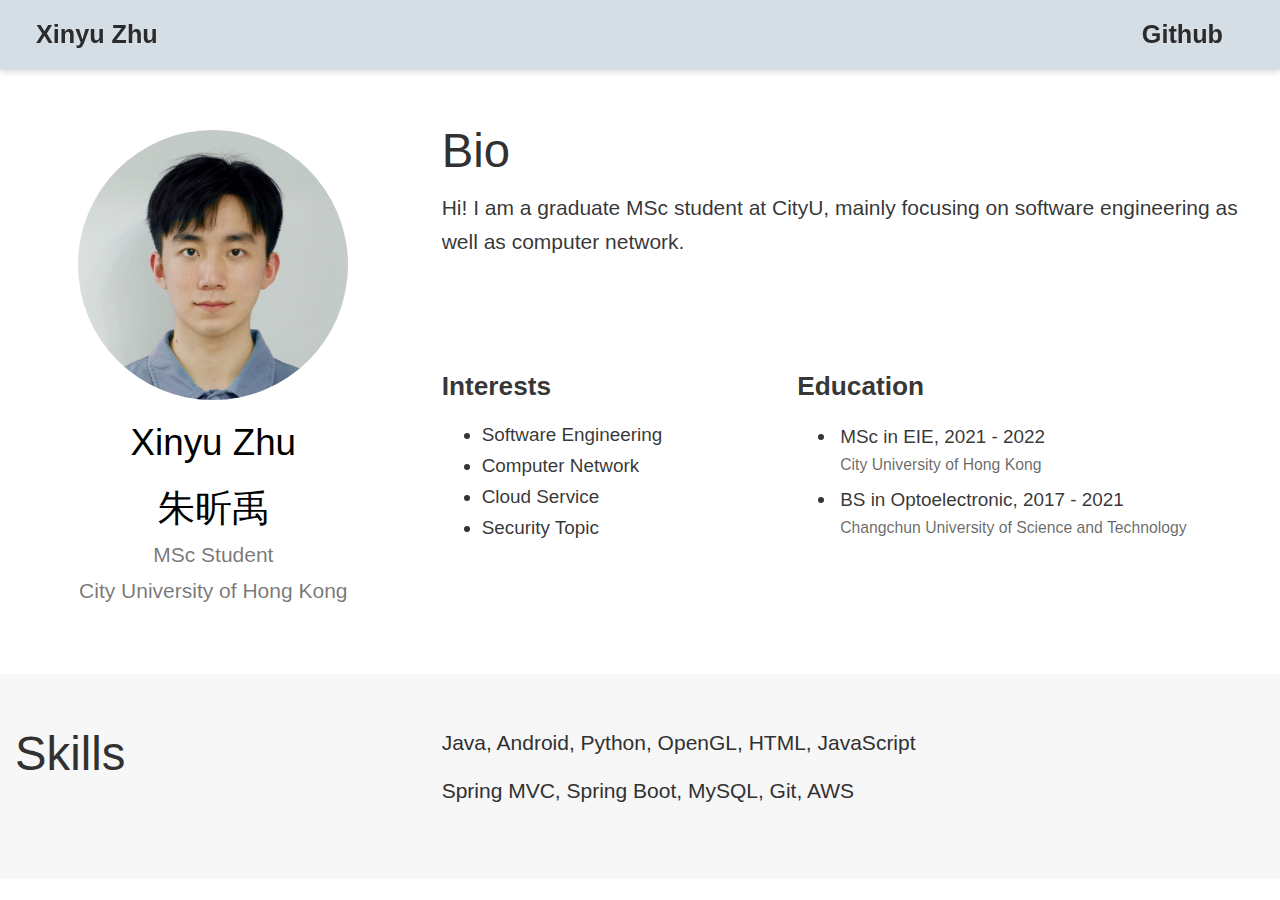
<file: src/main/webapp/index.html>
<!DOCTYPE html>

<html lang="en-us">
<head>
    <meta http-equiv="Content-Type" content="text/html; charset=UTF-8">
    <link rel="stylesheet" href="resources/files/style.css">
    <link rel="icon" type="image/x-icon" href="resources/files/cityulogo.svg" />
    <title>Xinyu's Profile</title>
    <style>
        .skills {
            margin: 10px 0;
        }
    </style>
</head>


<body id="top" data-spy="scroll" data-offset="70" data-target="#navbar-main" class="page-wrapper">
<div class="page-header">
    <nav class="navbar navbar-expand-lg navbar-light compensate-for-scrollbar" id="navbar-main"
         style="background-color: #d6dee5">
        <div class="container-xl">
            <div class="d-none d-lg-inline-flex">
                <a class="navbar-brand" href="">Xinyu Zhu</a>
            </div>
            <div style="float: right">
                <a class="navbar-brand" href="https://github.com/xinyuzz" target="_blank">Github</a>
            </div>
        </div>
    </nav>

</div>

<div class="page-body">
    <span class="js-widget-page d-none"></span>
    <section id="about" class="home-section wg-about  " style="padding: 30px 0 30px 0;">
        <div class="home-section-bg ">
        </div>
        <div class="container">
            <div class="row">
                <div class="col-12 col-lg-4">
                    <div id="profile">
                        <img class="avatar avatar-circle" width="270" height="270"
                             src="resources/files/bluephoto.jpg">
                        <div class="portrait-title">
                            <h2>Xinyu Zhu</h2>
                            <h2>朱昕禹</h2>
                            <h3>MSc Student</h3>
                            <h3>
                                City University of Hong Kong
                            </h3>
                        </div>
                    </div>
                </div>
                <div class="col-12 col-lg-8">
                    <h1>Bio</h1>
                    <div class="article-style">
                        <p style="margin-bottom: 4rem;">Hi! I am a graduate MSc student at CityU, mainly focusing on
                            software engineering as well as computer network.
                        </p>
                    </div>
                    <div class="row">
                        <div class="col-md-5">
                            <div class="section-subheading">Interests</div>
                            <ul class="ul-interests mb-0">
                                <li>Software Engineering</li>
                                <li>Computer Network</li>
                                <li>Cloud Service</li>
                                <li>Security Topic</li>
                            </ul>
                        </div>
                        <div class="col-md-7">
                            <div class="section-subheading">Education</div>
                            <ul class="ul-edu fa-ul mb-0" style="list-style: disc">
                                <li>
                                    <div class="description">
                                        <p class="course">MSc in EIE, 2021 - 2022</p>
                                        <p class="institution">City University of Hong Kong</p>
                                    </div>
                                </li>
                                <li>
                                    <div class="description">
                                        <p class="course">BS in Optoelectronic, 2017 - 2021</p>
                                        <p class="institution">Changchun University of Science and Technology</p>
                                    </div>
                                </li>

                            </ul>
                        </div>
                    </div>
                </div>
            </div>
        </div>
    </section>


    <section id="skills" class="home-section wg-pages  " style="padding: 50px 0 50px 0;">
        <div class="home-section-bg ">
        </div>
        <div class="container">
            <div class="row">
                <div class="section-heading col-12 col-lg-4 mb-3 mb-lg-0 d-flex
                flex-column align-items-center align-items-lg-start">
                    <h1 class="mb-0">Skills</h1>
                </div>
                <div class="col-12 col-lg-8" style="position: relative; bottom: 15px;">
                    <div class="media stream-item">
                        <div class="media-body">

                            <div class="section-subheading article-title mb-0 mt-0 skills" style="font-size: 19px">
                                <h6 style="font-weight: lighter">
                                    Java, Android, Python, OpenGL, HTML, JavaScript</h6>
                            </div>

                            <div class="section-subheading article-title mb-0 mt-0 skills" style="font-size: 19px">
                                <h6 style="font-weight: lighter">
                                    Spring MVC, Spring Boot, MySQL, Git, AWS</h6>
                            </div>
                        </div>

                    </div>
                </div>
            </div>
        </div>
    </section>

</div>
</body>
</html>
</file>
